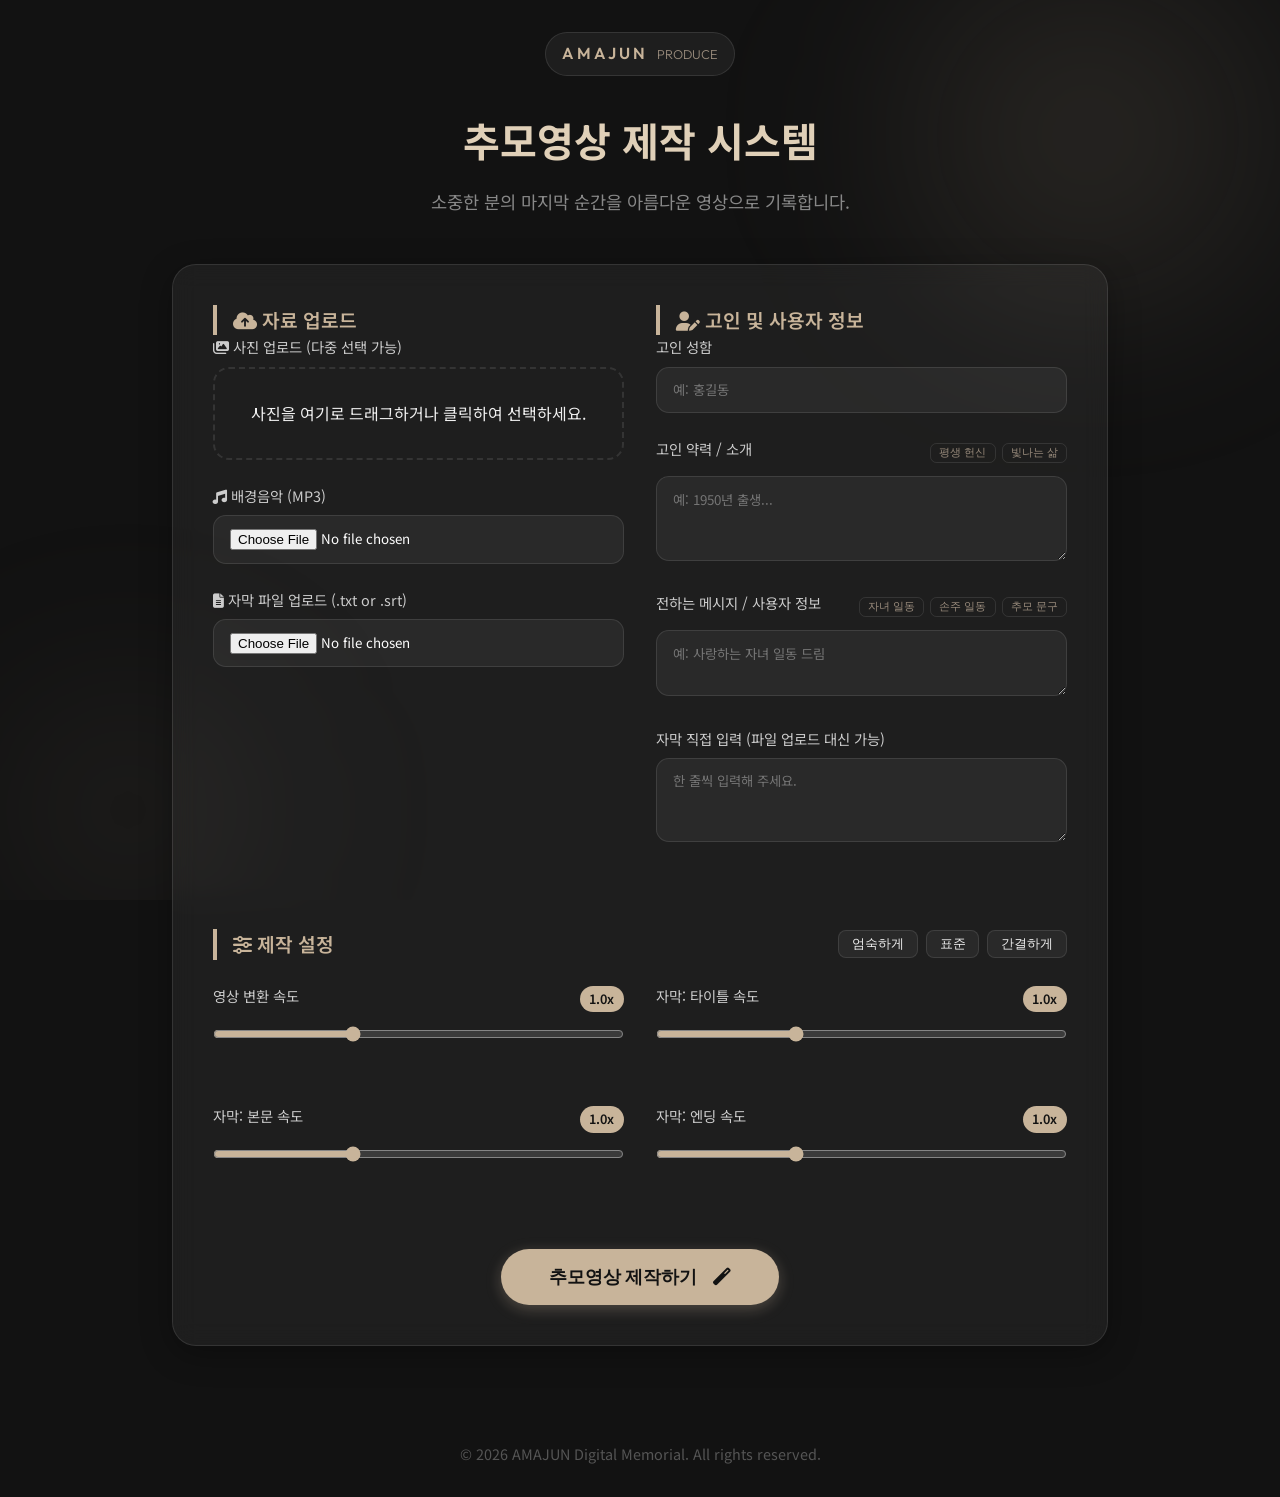
<file: index.html>
<!DOCTYPE html>
<html lang="ko">
<head>
    <meta charset="UTF-8">
    <meta name="viewport" content="width=device-width, initial-scale=1.0">
    <title>아마준 추모영상 제작기 | AMAJUN Digital Memorial</title>
    <link href="https://fonts.googleapis.com/css2?family=Outfit:wght@300;400;600&family=Noto+Sans+KR:wght@300;400;700&display=swap" rel="stylesheet">
    <link rel="stylesheet" href="https://cdnjs.cloudflare.com/ajax/libs/font-awesome/6.4.0/css/all.min.css">
    <link rel="stylesheet" href="static/style.css">
</head>
<body>
    <div class="background-decor">
        <div class="glow glow-1"></div>
        <div class="glow glow-2"></div>
    </div>

    <main class="app-container">
        <header class="app-header">
            <div class="logo">
                <span class="brand">AMAJUN</span>
                <span class="sub-brand">PRODUCE</span>
            </div>
            <h1>추모영상 제작 시스템</h1>
            <p>소중한 분의 마지막 순간을 아름다운 영상으로 기록합니다.</p>
        </header>

        <form id="produceForm" class="glass-panel main-form">
            <div class="form-grid">
                <!-- Section 1: Uploads -->
                <section class="form-section">
                    <h2 class="section-title"><i class="fas fa-cloud-upload-alt"></i> 자료 업로드</h2>
                    
                    <div class="upload-group">
                        <label for="photos"><i class="fas fa-images"></i> 사진 업로드 (다중 선택 가능)</label>
                        <div class="file-drop-area" id="photoDropArea">
                            <input type="file" id="photos" name="photos" multiple accept="image/*">
                            <span class="file-msg">사진을 여기로 드래그하거나 클릭하여 선택하세요.</span>
                        </div>
                    </div>

                    <div class="upload-group">
                        <label for="music"><i class="fas fa-music"></i> 배경음악 (MP3)</label>
                        <input type="file" id="music" name="music" accept="audio/*">
                    </div>

                    <div class="upload-group">
                        <label for="subtitle_file"><i class="fas fa-file-alt"></i> 자막 파일 업로드 (.txt or .srt)</label>
                        <input type="file" id="subtitle_file" name="subtitle_file" accept=".txt,.srt">
                    </div>
                </section>

                <!-- Section 2: Info -->
                <section class="form-section">
                    <h2 class="section-title"><i class="fas fa-user-edit"></i> 고인 및 사용자 정보</h2>
                    
                    <div class="input-group">
                        <label for="deceased_name">고인 성함</label>
                        <input type="text" id="deceased_name" name="deceased_name" placeholder="예: 홍길동" required>
                    </div>

                    <div class="input-group">
                        <div class="label-row">
                            <label for="deceased_bio">고인 약력 / 소개</label>
                            <div class="template-tags">
                                <button type="button" class="tag-btn" onclick="insertText('deceased_bio', '평생을 이웃을 위해 헌신하셨습니다.')">평생 헌신</button>
                                <button type="button" class="tag-btn" onclick="insertText('deceased_bio', '빛나는 삶을 사셨던 소중한 분입니다.')">빛나는 삶</button>
                            </div>
                        </div>
                        <textarea id="deceased_bio" name="deceased_bio" rows="3" placeholder="예: 1950년 출생..."></textarea>
                    </div>

                    <div class="input-group">
                        <div class="label-row">
                            <label for="user_bio">전하는 메시지 / 사용자 정보</label>
                            <div class="template-tags">
                                <button type="button" class="tag-btn" onclick="insertText('user_bio', '자녀 일동 드림')">자녀 일동</button>
                                <button type="button" class="tag-btn" onclick="insertText('user_bio', '손주 일동 드림')">손주 일동</button>
                                <button type="button" class="tag-btn" onclick="insertText('user_bio', '영원히 기억하겠습니다.')">추모 문구</button>
                            </div>
                        </div>
                        <textarea id="user_bio" name="user_bio" rows="2" placeholder="예: 사랑하는 자녀 일동 드림"></textarea>
                    </div>

                    <div class="input-group">
                        <label for="subtitle_text">자막 직접 입력 (파일 업로드 대신 가능)</label>
                        <textarea id="subtitle_text" name="subtitle_text" rows="3" placeholder="한 줄씩 입력해 주세요."></textarea>
                    </div>
                </section>

                <!-- Section 3: Controls -->
                <section class="form-section full-width">
                    <div class="section-header-row">
                        <h2 class="section-title"><i class="fas fa-sliders-h"></i> 제작 설정</h2>
                        <div class="preset-group">
                            <button type="button" class="preset-btn" onclick="applyPreset('solemn')">엄숙하게</button>
                            <button type="button" class="preset-btn" onclick="applyPreset('standard')">표준</button>
                            <button type="button" class="preset-btn" onclick="applyPreset('fast')">간결하게</button>
                        </div>
                    </div>
                    <div class="controls-grid">
                        <div class="control-item">
                            <div class="label-row">
                                <label for="video_speed">영상 변환 속도</label>
                                <span class="badge" id="vSpeedVal">1.0x</span>
                            </div>
                            <input type="range" id="video_speed" name="video_speed" min="0.5" max="2.0" step="0.1" value="1.0">
                        </div>
                        <div class="control-item">
                            <div class="label-row">
                                <label for="title_speed">자막: 타이틀 속도</label>
                                <span class="badge" id="tSpeedVal">1.0x</span>
                            </div>
                            <input type="range" id="title_speed" name="title_speed" min="0.5" max="2.0" step="0.1" value="1.0">
                        </div>
                        <div class="control-item">
                            <div class="label-row">
                                <label for="body_speed">자막: 본문 속도</label>
                                <span class="badge" id="bSpeedVal">1.0x</span>
                            </div>
                            <input type="range" id="body_speed" name="body_speed" min="0.5" max="2.0" step="0.1" value="1.0">
                        </div>
                        <div class="control-item">
                            <div class="label-row">
                                <label for="ending_speed">자막: 엔딩 속도</label>
                                <span class="badge" id="eSpeedVal">1.0x</span>
                            </div>
                            <input type="range" id="ending_speed" name="ending_speed" min="0.5" max="2.0" step="0.1" value="1.0">
                        </div>
                    </div>
                </section>
            </div>

            <div class="btn-container">
                <button type="submit" class="submit-btn" id="submitBtn">
                    <span class="btn-text">추모영상 제작하기</span>
                    <i class="fas fa-magic"></i>
                </button>
            </div>
        </form>

        <div id="statusPanel" class="glass-panel status-panel hidden">
            <h3 id="statusTitle">영상 제작 중...</h3>
            <div class="progress-container">
                <div class="progress-bar" id="progressBar"></div>
            </div>
            <p id="statusMsg">서버에서 파일을 처리하고 있습니다. 잠시만 기다려 주세요.</p>
            <div id="resultInfo" class="result-info hidden">
                <p><i class="fas fa-check-circle"></i> 영상 제작이 성공적으로 완료되었습니다!</p>
                <div class="success-actions">
                    <button id="goEditorBtn" class="action-btn-sm"><i class="fas fa-edit"></i> 자막 세부 편집하기</button>
                    <p class="file-path" id="outputPath"></p>
                </div>
                <div class="file-list" id="fileList"></div>
            </div>
        </div>

        <div id="editorSection" class="glass-panel editor-section hidden">
            <h2 class="section-title"><i class="fas fa-pen-nib"></i> 자막 세부 편집 & 프리뷰</h2>
            <div class="editor-layout">
                <div class="video-preview-col">
                    <div class="preview-wrapper">
                        <video id="previewVideo" controls poster="https://via.placeholder.com/640x360/1a1a1a/ffffff?text=Preview">
                            Your browser does not support the video tag.
                        </video>
                    </div>
                    <div class="preview-controls">
                        <p class="hint"><i class="fas fa-info-circle"></i> 자막 리스트를 클릭하면 해당 시간으로 이동합니다.</p>
                    </div>
                </div>
                <div class="subtitle-edit-col">
                    <div id="subtitleList" class="subtitle-list">
                        <!-- Items will be injected by JS -->
                    </div>
                    <div class="editor-footer">
                        <button id="saveSubtitlesBtn" class="submit-btn sm">
                            <span class="btn-text">자막 업데이트</span>
                            <i class="fas fa-save"></i>
                        </button>
                    </div>
                </div>
            </div>
        </div>
    </main>

    <footer class="app-footer">
        <p>&copy; 2026 AMAJUN Digital Memorial. All rights reserved.</p>
    </footer>

    <script src="static/script.js"></script>
</body>
</html>
</file>
<file: static/style.css>
:root {
    --primary: #c8b49a;
    --secondary: #9a8c7d;
    --background: #121212;
    --text: #f0f0f0;
    --glass: rgba(255, 255, 255, 0.05);
    --glass-border: rgba(255, 255, 255, 0.1);
    --glass-highlight: rgba(255, 255, 255, 0.15);
    --accent: #e0d0b8;
}

* {
    margin: 0;
    padding: 0;
    box-sizing: border-box;
}

body {
    font-family: 'Noto Sans KR', sans-serif;
    background-color: var(--background);
    color: var(--text);
    line-height: 1.6;
    overflow-x: hidden;
    min-height: 100vh;
}

.background-decor {
    position: fixed;
    top: 0;
    left: 0;
    width: 100%;
    height: 100%;
    z-index: -1;
    overflow: hidden;
}

.glow {
    position: absolute;
    border-radius: 50%;
    filter: blur(80px);
}

.glow-1 {
    top: -10%;
    right: -10%;
    width: 50%;
    height: 50%;
    background: radial-gradient(circle, rgba(200, 180, 154, 0.15) 0%, transparent 70%);
}

.glow-2 {
    bottom: -10%;
    left: -10%;
    width: 40%;
    height: 40%;
    background: radial-gradient(circle, rgba(154, 140, 125, 0.1) 0%, transparent 70%);
}

.app-container {
    max-width: 1000px;
    margin: 0 auto;
    padding: 2rem;
}

.app-header {
    text-align: center;
    margin-bottom: 3rem;
    animation: fadeInUp 0.8s ease-out;
}

.logo {
    display: inline-flex;
    align-items: center;
    gap: 0.5rem;
    padding: 0.5rem 1rem;
    background: var(--glass);
    border: 1px solid var(--glass-border);
    border-radius: 2rem;
    margin-bottom: 2rem;
    font-family: 'Outfit', sans-serif;
}

.brand {
    font-weight: 600;
    letter-spacing: 0.2rem;
    color: var(--primary);
}

.sub-brand {
    font-weight: 300;
    font-size: 0.8rem;
    color: var(--secondary);
}

h1 {
    font-size: 2.5rem;
    font-weight: 700;
    margin-bottom: 1rem;
    color: var(--accent);
}

.app-header p {
    color: #888;
    font-size: 1.1rem;
}

.glass-panel {
    background: var(--glass);
    backdrop-filter: blur(12px);
    border: 1px solid var(--glass-border);
    border-radius: 1.5rem;
    padding: 2.5rem;
    box-shadow: 0 8px 32px rgba(0, 0, 0, 0.3);
}

.form-grid {
    display: grid;
    grid-template-columns: 1fr 1fr;
    gap: 2rem;
}

.form-section {
    margin-bottom: 1.5rem;
}

.full-width {
    grid-column: 1 / -1;
}

.section-title {
    font-size: 1.2rem;
    font-weight: 600;
    margin-bottom: 0;
    color: var(--primary);
    border-left: 4px solid var(--primary);
    padding-left: 1rem;
}

.section-header-row {
    display: flex;
    justify-content: space-between;
    align-items: center;
    margin-bottom: 1.5rem;
}

.preset-group {
    display: flex;
    gap: 0.5rem;
}

.preset-btn {
    background: rgba(255, 255, 255, 0.05);
    border: 1px solid var(--glass-border);
    color: var(--text);
    padding: 0.3rem 0.8rem;
    border-radius: 0.5rem;
    font-size: 0.8rem;
    cursor: pointer;
    transition: 0.2s;
}

.preset-btn:hover {
    background: var(--primary);
    color: var(--background);
    border-color: var(--primary);
}

.template-tags {
    display: flex;
    gap: 0.4rem;
    flex-wrap: wrap;
}

.tag-btn {
    background: transparent;
    border: 1px solid var(--glass-border);
    color: var(--secondary);
    padding: 0.1rem 0.5rem;
    border-radius: 0.4rem;
    font-size: 0.7rem;
    cursor: pointer;
    transition: 0.2s;
}

.tag-btn:hover {
    border-color: var(--primary);
    color: var(--primary);
}

.upload-group, .input-group, .control-item {
    margin-bottom: 1.5rem;
}

label {
    display: block;
    margin-bottom: 0.5rem;
    font-size: 0.9rem;
    color: #ccc;
}

input[type="text"], textarea, input[type="file"] {
    width: 100%;
    padding: 0.8rem 1rem;
    background: rgba(255, 255, 255, 0.05);
    border: 1px solid var(--glass-border);
    border-radius: 0.8rem;
    color: white;
    font-family: inherit;
    transition: all 0.3s ease;
}

input[type="text"]:focus, textarea:focus {
    outline: none;
    border-color: var(--primary);
    background: rgba(255, 255, 255, 0.08);
}

.file-drop-area {
    position: relative;
    border: 2px dashed var(--glass-border);
    padding: 2rem;
    text-align: center;
    border-radius: 1rem;
    cursor: pointer;
    transition: 0.3s;
}

.file-drop-area:hover {
    border-color: var(--primary);
    background: rgba(200, 180, 154, 0.05);
}

.file-drop-area input {
    position: absolute;
    top: 0; left: 0; width: 100%; height: 100%; opacity: 0; cursor: pointer;
}

.controls-grid {
    display: grid;
    grid-template-columns: 1fr 1fr;
    gap: 2rem;
}

.label-row {
    display: flex;
    justify-content: space-between;
    align-items: center;
    margin-bottom: 0.5rem;
}

.badge {
    background: var(--primary);
    color: var(--background);
    padding: 0.2rem 0.6rem;
    border-radius: 1rem;
    font-size: 0.8rem;
    font-weight: 600;
}

input[type="range"] {
    width: 100%;
    accent-color: var(--primary);
}

.btn-container {
    text-align: center;
    margin-top: 2rem;
}

.submit-btn {
    background: var(--primary);
    color: var(--background);
    border: none;
    padding: 1rem 3rem;
    font-size: 1.1rem;
    font-weight: 700;
    border-radius: 3rem;
    cursor: pointer;
    transition: all 0.3s cubic-bezier(0.175, 0.885, 0.32, 1.275);
    display: inline-flex;
    align-items: center;
    gap: 1rem;
    box-shadow: 0 4px 15px rgba(200, 180, 154, 0.3);
}

.submit-btn:hover {
    transform: scale(1.05);
    box-shadow: 0 6px 20px rgba(200, 180, 154, 0.5);
}

.status-panel {
    margin-top: 3rem;
    text-align: center;
}

.success-actions {
    display: flex;
    flex-direction: column;
    align-items: center;
    gap: 1rem;
    margin-top: 1.5rem;
}

.action-btn-sm {
    background: var(--accent);
    color: var(--background);
    border: none;
    padding: 0.6rem 1.5rem;
    border-radius: 2rem;
    font-weight: 700;
    cursor: pointer;
    transition: 0.3s;
}

.action-btn-sm:hover {
    transform: translateY(-2px);
    filter: brightness(1.1);
}

.editor-section {
    margin-top: 3rem;
}

.editor-layout {
    display: grid;
    grid-template-columns: 1.2fr 1fr;
    gap: 2rem;
    margin-top: 2rem;
}

.video-preview-col {
    position: sticky;
    top: 2rem;
}

.preview-wrapper video {
    width: 100%;
    border-radius: 1rem;
    background: #000;
}

.preview-controls {
    margin-top: 1rem;
}

.hint {
    font-size: 0.85rem;
    color: #888;
}

.subtitle-list {
    max-height: 500px;
    overflow-y: auto;
    padding-right: 1rem;
    display: flex;
    flex-direction: column;
    gap: 1rem;
}

.subtitle-list::-webkit-scrollbar {
    width: 6px;
}

.subtitle-list::-webkit-scrollbar-thumb {
    background: var(--glass-border);
    border-radius: 3px;
}

.sub-item {
    background: var(--glass);
    border: 1px solid var(--glass-border);
    border-radius: 1rem;
    padding: 1rem;
    transition: 0.3s;
}

.sub-item:hover {
    border-color: var(--primary);
    background: rgba(255, 255, 255, 0.08);
}

.sub-time-row {
    display: flex;
    gap: 0.5rem;
    margin-bottom: 0.5rem;
}

.sub-time-input {
    width: 100px;
    background: transparent;
    border: none;
    border-bottom: 1px solid var(--glass-border);
    color: var(--primary);
    font-family: 'Outfit', sans-serif;
    font-size: 0.8rem;
    text-align: center;
}

.sub-text-area {
    width: 100%;
    background: transparent;
    border: none;
    color: white;
    font-size: 0.95rem;
    resize: none;
    padding: 0.2rem;
}

.editor-footer {
    margin-top: 2rem;
    text-align: right;
}

.submit-btn.sm {
    padding: 0.8rem 2rem;
    font-size: 1rem;
}

.hidden {
    display: none;
}

.progress-container {
    width: 100%;
    height: 8px;
    background: var(--glass-border);
    border-radius: 4px;
    margin: 1.5rem 0;
    overflow: hidden;
}

.progress-bar {
    width: 0%;
    height: 100%;
    background: linear-gradient(90deg, var(--primary), var(--accent));
    transition: width 0.4s ease;
}

.app-footer {
    text-align: center;
    margin: 4rem 0 2rem;
    color: #555;
    font-size: 0.9rem;
}

@keyframes fadeInUp {
    from { opacity: 0; transform: translateY(20px); }
    to { opacity: 1; transform: translateY(0); }
}

@media (max-width: 768px) {
    .form-grid, .controls-grid {
        grid-template-columns: 1fr;
    }
    
    h1 {
        font-size: 1.8rem;
    }
}
</file>
